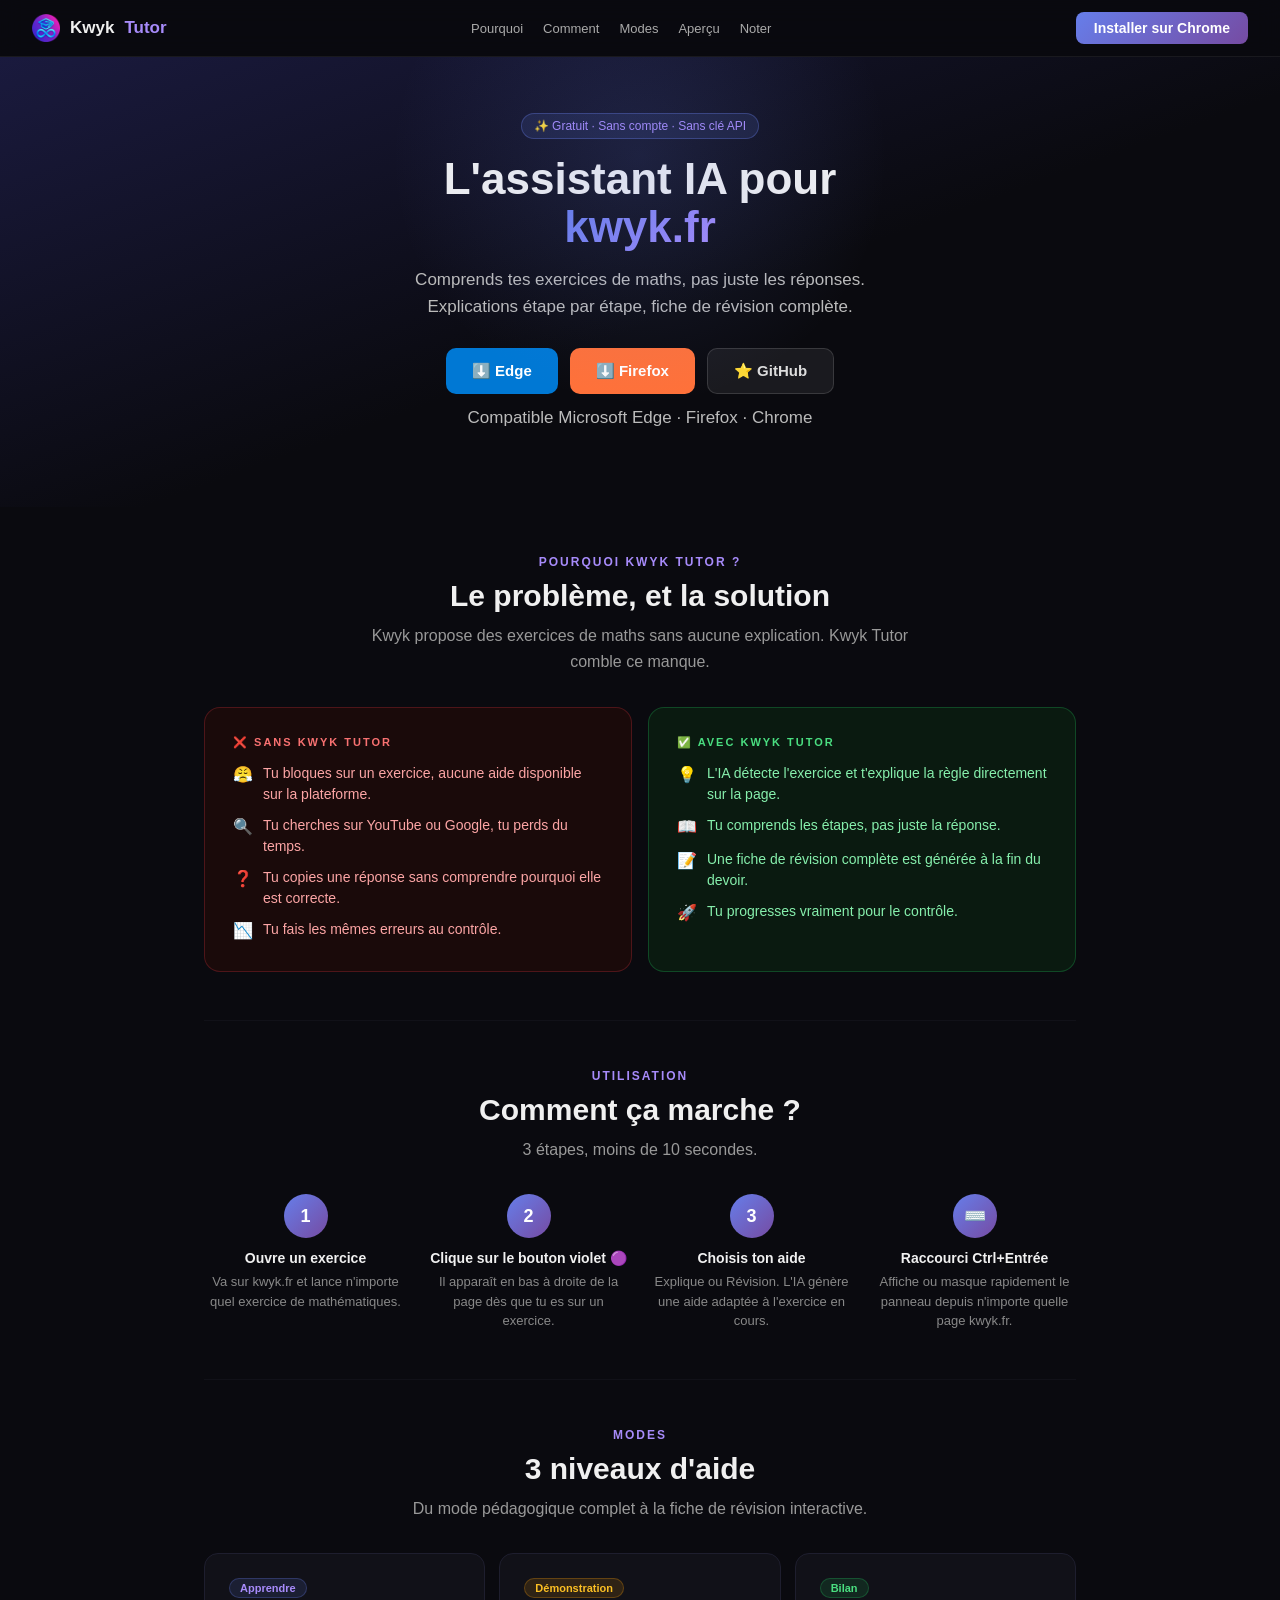
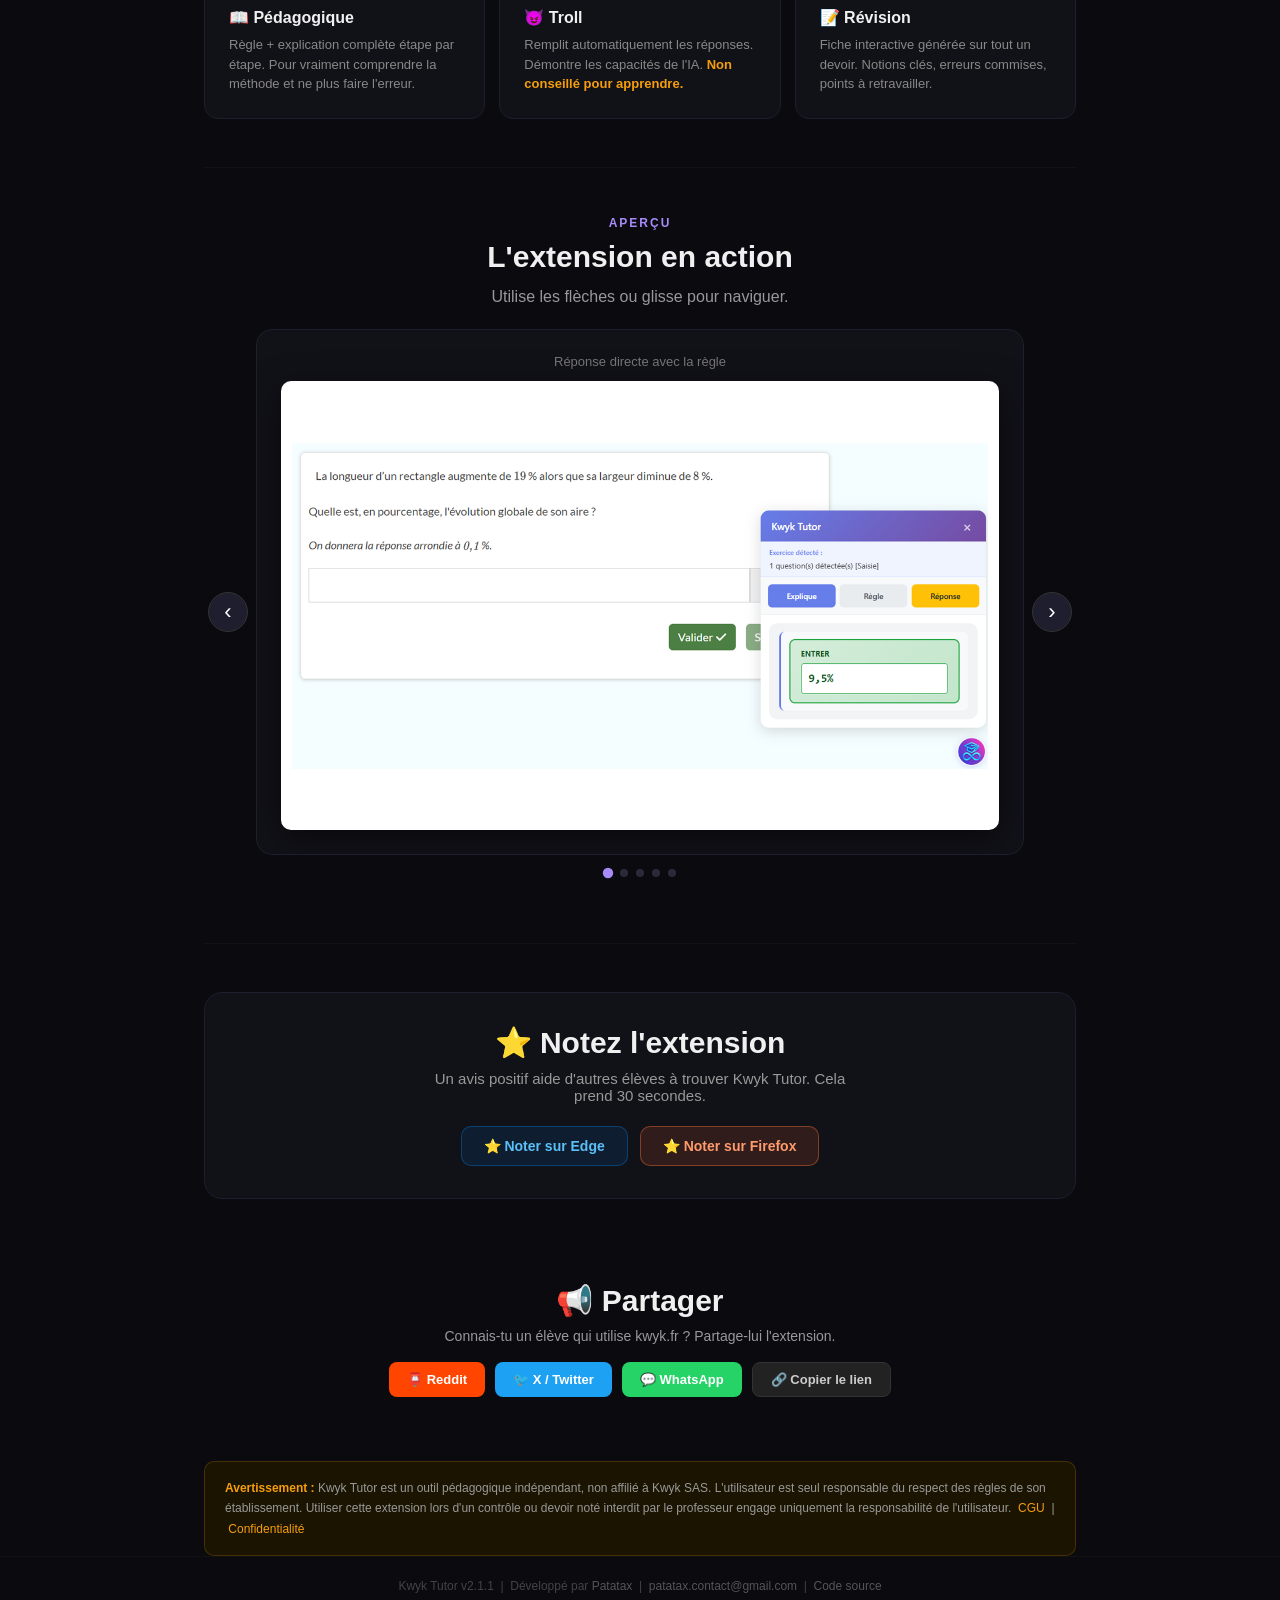
<file: docs/index.html>
<!DOCTYPE html>
<html lang="fr">
<head>
  <meta charset="UTF-8">
  <meta name="viewport" content="width=device-width, initial-scale=1.0">
  <title>Kwyk Tutor | Assistant IA</title>
  <meta name="description" content="Extension Chrome, Edge et Firefox gratuite pour kwyk.fr. Explications étape par étape et fiche de révision générés par IA. Sans compte, sans clé API.">
  <meta name="keywords" content="kwyk, kwyk.fr, extension kwyk, aide kwyk, kwyk tutor, mathematiques lycee, extension chrome kwyk, extension firefox kwyk, IA maths">
  <meta property="og:title" content="Kwyk Tutor | Assistant IA">
  <meta property="og:description" content="Extension gratuite Chrome, Edge et Firefox. Comprends tes exercices kwyk.fr grâce à l'IA.">
  <meta property="og:image" content="screenshots/02-explication-etape-par-etape.png">
  <meta property="og:url" content="https://patatax-x.github.io/kwyk-solver/">
  <meta name="twitter:card" content="summary_large_image">
  <link rel="shortcut icon" href="https://patatax-x.github.io/kwyk-solver/icon.png?v=2">
  <link rel="icon" type="image/png" sizes="128x128" href="https://patatax-x.github.io/kwyk-solver/icon.png?v=2">
  <link rel="apple-touch-icon" href="https://patatax-x.github.io/kwyk-solver/icon.png?v=2">
  <style>
    *{margin:0;padding:0;box-sizing:border-box}
    html{scroll-behavior:smooth}
    body{font-family:'Segoe UI',sans-serif;background:#0a0a0f;color:#f0f0f0}
    section[id]{scroll-margin-top:60px}
    a{color:#a78bfa;text-decoration:none}

    /* NAV */
    nav{position:sticky;top:0;z-index:100;background:#0a0a0fdd;backdrop-filter:blur(12px);border-bottom:1px solid #ffffff11;padding:12px 32px;display:flex;align-items:center;justify-content:space-between;gap:16px}
    .logo{display:flex;align-items:center;gap:10px;font-weight:800;font-size:17px}
    .logo img{width:28px;height:28px;border-radius:6px}
    .logo span{color:#a78bfa}
    .nav-links{display:flex;gap:20px;font-size:13px}
    .nav-links a{color:#aaa}
    .nav-links a:hover{color:white}
    .btn-nav{background:linear-gradient(135deg,#667eea,#764ba2);color:white;padding:8px 18px;border-radius:8px;font-size:14px;font-weight:700;white-space:nowrap}

    /* HERO */
    .hero{background:linear-gradient(160deg,#1a1a3e 0%,#0a0a0f 55%);text-align:center;padding:56px 20px 48px;position:relative;overflow:hidden}
    .hero::before{content:'';position:absolute;top:-150px;left:50%;transform:translateX(-50%);width:500px;height:500px;background:radial-gradient(circle,#667eea2a 0%,transparent 70%);pointer-events:none}
.badge{display:inline-block;background:#667eea22;border:1px solid #667eea55;color:#a78bfa;font-size:12px;padding:5px 12px;border-radius:20px;margin-bottom:16px}
    .hero h1{font-size:44px;font-weight:900;line-height:1.1;margin-bottom:14px}
    .hero h1 span{background:linear-gradient(135deg,#667eea,#a78bfa);-webkit-background-clip:text;-webkit-text-fill-color:transparent}
    .hero p{font-size:17px;color:#bbb;max-width:520px;margin:0 auto 28px;line-height:1.6}
    .hero-btns{display:flex;gap:12px;justify-content:center;flex-wrap:wrap;margin-bottom:10px}
    .hero-note{font-size:12px;color:#666;line-height:1.7}
    .hero-note a{color:#888;text-decoration:underline}
    .btn{padding:13px 26px;border-radius:10px;font-size:15px;font-weight:700;display:inline-flex;align-items:center;gap:8px;transition:transform 0.2s,box-shadow 0.2s;cursor:pointer}
    .btn:hover{transform:translateY(-2px)}
    .btn-edge{background:#0078d4;color:white}
    .btn-edge:hover{box-shadow:0 6px 24px #0078d455}
    .btn-firefox{background:#ff7139;color:white}
    .btn-firefox:hover{box-shadow:0 6px 24px #ff713955}
    .btn-ghost{background:#ffffff11;color:#ddd;border:1px solid #ffffff22}

    /* LAYOUT */
    .wrap{max-width:920px;margin:0 auto;padding:0 24px}
    section{padding:48px 0}
    .section-label{text-align:center;color:#a78bfa;font-size:12px;font-weight:700;letter-spacing:2px;text-transform:uppercase;margin-bottom:10px}
    h2{text-align:center;font-size:30px;font-weight:800;margin-bottom:10px}
    .sub{text-align:center;color:#999;font-size:16px;max-width:560px;margin:0 auto 32px;line-height:1.6}

    /* POURQUOI — problème vs solution */
    .ps-grid{display:grid;grid-template-columns:1fr 1fr;gap:16px;margin-top:8px}
    @media(max-width:600px){.ps-grid{grid-template-columns:1fr}}
    .ps-card{border-radius:16px;padding:28px}
    .ps-card.problem{background:#1a0a0a;border:1px solid #dc354544}
    .ps-card.solution{background:#0a1a10;border:1px solid #22c55e44}
    .ps-card .ps-label{font-size:11px;font-weight:700;letter-spacing:2px;text-transform:uppercase;margin-bottom:14px}
    .ps-card.problem .ps-label{color:#f87171}
    .ps-card.solution .ps-label{color:#4ade80}
    .ps-card ul{list-style:none;display:flex;flex-direction:column;gap:10px}
    .ps-card ul li{font-size:14px;line-height:1.5;display:flex;gap:10px;align-items:flex-start}
    .ps-card ul li span{flex-shrink:0;font-size:16px}
    .ps-card.problem ul li{color:#fca5a5}
    .ps-card.solution ul li{color:#86efac}

    /* COMMENT */
    .steps{display:grid;grid-template-columns:repeat(auto-fit,minmax(180px,1fr));gap:20px}
    .step{text-align:center}
    .step-num{width:44px;height:44px;border-radius:50%;background:linear-gradient(135deg,#667eea,#764ba2);color:white;font-size:18px;font-weight:800;display:flex;align-items:center;justify-content:center;margin:0 auto 12px}
    .step h3{font-size:14px;margin-bottom:6px}
    .step p{font-size:13px;color:#888;line-height:1.5}
    .chrome-note{background:#111118;border:1px solid #1e1e2e;border-radius:10px;padding:14px 18px;font-size:13px;color:#aaa;margin-top:20px;text-align:center;line-height:1.6}
    .chrome-note strong{color:#f0f0f0}

    /* MODES avec animations scroll */
    .modes-grid{display:grid;grid-template-columns:repeat(auto-fit,minmax(240px,1fr));gap:14px}
    .mode-card{background:#111118;border:1px solid #1e1e2e;border-radius:14px;padding:24px;transition:border-color 0.3s,transform 0.3s,box-shadow 0.3s;opacity:0;transform:translateY(30px)}
    .mode-card.visible{opacity:1;transform:translateY(0)}
    .mode-card:hover{border-color:#667eea66;transform:translateY(-4px);box-shadow:0 12px 32px #667eea22}
    .mode-card h3{font-size:16px;margin-bottom:8px}
    .mode-card p{font-size:13px;color:#888;line-height:1.5}
    .mode-card .mode-tag{display:inline-block;font-size:11px;font-weight:700;padding:3px 10px;border-radius:20px;margin-bottom:10px}
    .tag-peda{background:#667eea22;color:#a78bfa;border:1px solid #667eea44}
    .tag-troll{background:#f59e0b22;color:#fbbf24;border:1px solid #f59e0b44}
    .tag-revision{background:#22c55e22;color:#4ade80;border:1px solid #22c55e44}

    /* CARROUSEL */
    .carousel-outer{position:relative;padding:0 52px}
    .carousel-wrap{border-radius:16px;overflow:hidden;background:#111118;border:1px solid #1e1e2e}
    .carousel-inner{display:flex;transition:transform 0.4s cubic-bezier(.4,0,.2,1);will-change:transform}
    .slide{min-width:100%;padding:24px;display:flex;flex-direction:column;align-items:center;gap:12px}
    .slide .caption{font-size:13px;color:#777;text-align:center}
    .slide img{max-width:100%;max-height:500px;object-fit:contain;border-radius:10px;box-shadow:0 8px 32px rgba(0,0,0,0.5);display:block}
    .c-btn{position:absolute;top:50%;transform:translateY(-50%);background:#1e1e2e;border:1px solid #333;color:white;width:40px;height:40px;border-radius:50%;font-size:22px;display:flex;align-items:center;justify-content:center;cursor:pointer;transition:background 0.2s;z-index:2;user-select:none}
    .c-btn:hover{background:#2a2a3a}
    .c-prev{left:4px}
    .c-next{right:4px}
    .c-dots{display:flex;gap:8px;justify-content:center;padding:14px 0 18px}
    .dot{width:8px;height:8px;border-radius:50%;background:#2a2a3a;cursor:pointer;transition:background 0.2s,transform 0.2s}
    .dot.active{background:#a78bfa;transform:scale(1.3)}

    /* NOTER / PARTAGER */
    .rate-box{background:#111118;border:1px solid #1e1e2e;border-radius:18px;padding:32px;text-align:center}
    .rate-box p{color:#999;font-size:15px;margin:10px auto 22px;max-width:440px}
    .rate-btns{display:flex;gap:12px;justify-content:center;flex-wrap:wrap}
    .btn-rate{padding:11px 22px;border-radius:10px;font-size:14px;font-weight:700;display:inline-flex;align-items:center;gap:7px;transition:opacity 0.2s}
    .btn-rate:hover{opacity:0.8}
    .btn-rate-edge{background:#0078d422;border:1px solid #0078d466;color:#5bc0f8}
    .btn-rate-ff{background:#ff713922;border:1px solid #ff713966;color:#ff9a6c}
    .share-box{text-align:center;padding:36px 0}
    .share-box p{color:#999;font-size:14px;margin:8px 0 18px}
    .share-btns{display:flex;gap:10px;justify-content:center;flex-wrap:wrap}
    .sbtn{padding:9px 18px;border-radius:8px;font-size:13px;font-weight:700;display:inline-flex;align-items:center;gap:6px;cursor:pointer;font-family:inherit;border:none;transition:opacity 0.2s}
    .sbtn:hover{opacity:0.8}
    .s-reddit{background:#ff4500;color:white}
    .s-twitter{background:#1da1f2;color:white}
    .s-whatsapp{background:#25d366;color:white}
    .s-copy{background:#222;color:#ccc;border:1px solid #333}

    .warning{background:#1a1400;border:1px solid #f59e0b33;border-radius:10px;padding:16px 20px;font-size:12px;color:#999;line-height:1.7;margin-top:28px}
    .warning strong{color:#f59e0b}
    .warning a{color:#f59e0b}

    hr.div{border:none;border-top:1px solid #111118}
    footer{text-align:center;padding:22px;font-size:12px;color:#444;border-top:1px solid #111}
    footer a{color:#555}
    footer a:hover{color:#aaa}
  </style>

  <!-- GoatCounter tracking -->
  <script data-goatcounter="https://patatax.goatcounter.com/count"
          async src="//gc.zgo.at/count.js"></script>
</head>
<body>
<nav>
  <div class="logo">
    <img src="icon.png" alt="Kwyk Tutor" onerror="this.style.display='none'">
    Kwyk <span>Tutor</span>
  </div>
  <div class="nav-links">
    <a href="#pourquoi">Pourquoi</a>
    <a href="#comment">Comment</a>
    <a href="#modes">Modes</a>
    <a href="#apercu">Aperçu</a>
    <a href="#noter">Noter</a>
  </div>
  <a class="btn-nav" id="nav-install" href="https://microsoftedge.microsoft.com/addons/detail/kwyk-tutor/cpfjdpkkflmobgfeadjhjlecfehlkblg" target="_blank">Installer</a>
</nav>

<div class="hero">
  <div class="badge">✨ Gratuit · Sans compte · Sans clé API</div>
  <h1>L'assistant IA pour<br><span>kwyk.fr</span></h1>
  <p>Comprends tes exercices de maths, pas juste les réponses. Explications étape par étape, fiche de révision complète.</p>
  <div class="hero-btns">
    <a class="btn btn-edge" href="https://microsoftedge.microsoft.com/addons/detail/kwyk-tutor/cpfjdpkkflmobgfeadjhjlecfehlkblg" target="_blank">⬇️ Edge</a>
    <a class="btn btn-firefox" href="https://addons.mozilla.org/fr/firefox/addon/kwyk-tutor/" target="_blank">⬇️ Firefox</a>
    <a class="btn btn-ghost" href="https://github.com/Patatax-x/kwyk-solver" target="_blank">⭐ GitHub</a>
  </div>
  <p class="hero-note">Compatible Microsoft Edge · Firefox · Chrome</p>
</div>

<div class="wrap">

  <section id="pourquoi">
    <div class="section-label">Pourquoi Kwyk Tutor ?</div>
    <h2>Le problème, et la solution</h2>
    <p class="sub">Kwyk propose des exercices de maths sans aucune explication. Kwyk Tutor comble ce manque.</p>
    <div class="ps-grid">
      <div class="ps-card problem">
        <div class="ps-label">❌ Sans Kwyk Tutor</div>
        <ul>
          <li><span>😤</span>Tu bloques sur un exercice, aucune aide disponible sur la plateforme.</li>
          <li><span>🔍</span>Tu cherches sur YouTube ou Google, tu perds du temps.</li>
          <li><span>❓</span>Tu copies une réponse sans comprendre pourquoi elle est correcte.</li>
          <li><span>📉</span>Tu fais les mêmes erreurs au contrôle.</li>
        </ul>
      </div>
      <div class="ps-card solution">
        <div class="ps-label">✅ Avec Kwyk Tutor</div>
        <ul>
          <li><span>💡</span>L'IA détecte l'exercice et t'explique la règle directement sur la page.</li>
          <li><span>📖</span>Tu comprends les étapes, pas juste la réponse.</li>
          <li><span>📝</span>Une fiche de révision complète est générée à la fin du devoir.</li>
          <li><span>🚀</span>Tu progresses vraiment pour le contrôle.</li>
        </ul>
      </div>
    </div>
  </section>

  <hr class="div">

  <section id="comment">
    <div class="section-label">Utilisation</div>
    <h2>Comment ça marche ?</h2>
    <p class="sub">3 étapes, moins de 10 secondes.</p>
    <div class="steps">
      <div class="step">
        <div class="step-num">1</div>
        <h3>Ouvre un exercice</h3>
        <p>Va sur kwyk.fr et lance n'importe quel exercice de mathématiques.</p>
      </div>
      <div class="step">
        <div class="step-num">2</div>
        <h3>Clique sur le bouton violet 🟣</h3>
        <p>Il apparaît en bas à droite de la page dès que tu es sur un exercice.</p>
      </div>
      <div class="step">
        <div class="step-num">3</div>
        <h3>Choisis ton aide</h3>
        <p>Explique ou Révision. L'IA génère une aide adaptée à l'exercice en cours.</p>
      </div>
      <div class="step">
        <div class="step-num">⌨️</div>
        <h3>Raccourci Ctrl+Entrée</h3>
        <p>Affiche ou masque rapidement le panneau depuis n'importe quelle page kwyk.fr.</p>
      </div>
    </div>
  </section>

  <hr class="div">

  <section id="modes">
    <div class="section-label">Modes</div>
    <h2>3 niveaux d'aide</h2>
    <p class="sub">Du mode pédagogique complet à la fiche de révision interactive.</p>
    <div class="modes-grid">
      <div class="mode-card">
        <div class="mode-tag tag-peda">Apprendre</div>
        <h3>📖 Pédagogique</h3>
        <p>Règle + explication complète étape par étape. Pour vraiment comprendre la méthode et ne plus faire l'erreur.</p>
      </div>
      <div class="mode-card">
        <div class="mode-tag tag-troll">Démonstration</div>
        <h3>😈 Troll</h3>
        <p>Remplit automatiquement les réponses. Démontre les capacités de l'IA. <strong style="color:#f59e0b">Non conseillé pour apprendre.</strong></p>
      </div>
      <div class="mode-card">
        <div class="mode-tag tag-revision">Bilan</div>
        <h3>📝 Révision</h3>
        <p>Fiche interactive générée sur tout un devoir. Notions clés, erreurs commises, points à retravailler.</p>
      </div>
    </div>
  </section>

  <hr class="div">

  <section id="apercu">
    <div class="section-label">Aperçu</div>
    <h2>L'extension en action</h2>
    <p class="sub" style="margin-bottom:20px">Utilise les flèches ou glisse pour naviguer.</p>
    <div class="carousel-outer">
      <button class="c-btn c-prev" id="c-prev">&#8249;</button>
      <button class="c-btn c-next" id="c-next">&#8250;</button>
      <div class="carousel-wrap" id="carousel">
        <div class="carousel-inner" id="c-inner">
          <div class="slide">
            <p class="caption">Réponse directe avec la règle</p>
            <img src="screenshots/01-reponse-directe.png" alt="Kwyk Tutor réponse directe kwyk.fr">
          </div>
          <div class="slide">
            <p class="caption">Explication étape par étape</p>
            <img src="screenshots/02-explication-etape-par-etape.png" alt="Kwyk Tutor explication mathématiques lycée">
          </div>
          <div class="slide">
            <p class="caption">Sélection du mode d'aide</p>
            <img src="screenshots/03-popup-modes.png" alt="Kwyk Tutor popup sélection mode">
          </div>
          <div class="slide">
            <p class="caption">Mode Troll en action</p>
            <img src="screenshots/04-mode-troll-correct.png" alt="Kwyk Tutor mode troll">
          </div>
          <div class="slide">
            <p class="caption">Fiche de révision interactive</p>
            <img src="screenshots/5%20-%20Fiche%20r%C3%A9cap.png" alt="Kwyk Tutor fiche de révision kwyk.fr">
          </div>
        </div>
      </div>
      <div class="c-dots" id="c-dots"></div>
    </div>
  </section>

  <hr class="div">

  <section id="noter">
    <div class="rate-box">
      <h2>⭐ Notez l'extension</h2>
      <p>Un avis positif aide d'autres élèves à trouver Kwyk Tutor. Cela prend 30 secondes.</p>
      <div class="rate-btns">
        <a class="btn-rate btn-rate-edge" href="https://microsoftedge.microsoft.com/addons/detail/kwyk-tutor/cpfjdpkkflmobgfeadjhjlecfehlkblg" target="_blank">⭐ Noter sur Edge</a>
        <a class="btn-rate btn-rate-ff" href="https://addons.mozilla.org/fr/firefox/addon/kwyk-tutor/reviews/" target="_blank">⭐ Noter sur Firefox</a>
      </div>
    </div>
  </section>

  <div class="share-box">
    <h2>📢 Partager</h2>
    <p>Connais-tu un élève qui utilise kwyk.fr ? Partage-lui l'extension.</p>
    <div class="share-btns">
      <a class="sbtn s-reddit" href="https://www.reddit.com/submit?url=https://patatax-x.github.io/kwyk-solver/&title=Kwyk%20Tutor%20%7C%20Assistant%20IA%20gratuit%20pour%20kwyk.fr" target="_blank">📮 Reddit</a>
      <a class="sbtn s-twitter" href="https://twitter.com/intent/tweet?text=Kwyk%20Tutor%20%3A%20assistant%20IA%20gratuit%20pour%20comprendre%20les%20maths%20sur%20kwyk.fr%20%F0%9F%8E%93&url=https://patatax-x.github.io/kwyk-solver/" target="_blank">🐦 X / Twitter</a>
      <a class="sbtn s-whatsapp" href="https://wa.me/?text=Kwyk%20Tutor%20%3A%20extension%20IA%20gratuite%20pour%20kwyk.fr%20%F0%9F%8E%93%20https://patatax-x.github.io/kwyk-solver/" target="_blank">💬 WhatsApp</a>
      <button class="sbtn s-copy" onclick="navigator.clipboard.writeText('https://patatax-x.github.io/kwyk-solver/').then(()=>{this.textContent='✅ Copié !'});setTimeout(()=>{this.textContent='🔗 Copier le lien'},2000)">🔗 Copier le lien</button>
    </div>
  </div>

  <div class="warning">
    <strong>Avertissement :</strong> Kwyk Tutor est un outil pédagogique indépendant, non affilié à Kwyk SAS. L'utilisateur est seul responsable du respect des règles de son établissement. Utiliser cette extension lors d'un contrôle ou devoir noté interdit par le professeur engage uniquement la responsabilité de l'utilisateur.
    &nbsp;<a href="https://patatax-formulaire.notion.site/Conditions-d-Utilisation-Kwyk-Tutor-35cc3ccd8936818f8306d0374eaaf9d6">CGU</a>
    &nbsp;|&nbsp;<a href="https://patatax-formulaire.notion.site/Politique-de-Confidentialit-Kwyk-Tutor-35cc3ccd89368192a4a0de5db53f6db5">Confidentialité</a>
  </div>

</div>

<footer>
  Kwyk Tutor v2.1.1 &nbsp;|&nbsp; Développé par <a href="https://github.com/Patatax-x">Patatax</a> &nbsp;|&nbsp; <a href="mailto:patatax.contact@gmail.com">patatax.contact@gmail.com</a> &nbsp;|&nbsp; <a href="https://github.com/Patatax-x/kwyk-solver">Code source</a>
</footer>

<script>
  // Nav install button
  (function() {
    const ua = navigator.userAgent;
    const nav = document.getElementById('nav-install');
    if (ua.includes('Firefox/')) {
      nav.href = 'https://addons.mozilla.org/fr/firefox/addon/kwyk-tutor/';
      nav.textContent = 'Installer sur Firefox';
    } else {
      nav.href = 'https://microsoftedge.microsoft.com/addons/detail/kwyk-tutor/cpfjdpkkflmobgfeadjhjlecfehlkblg';
      nav.textContent = navigator.userAgent.includes('Edg/') ? 'Installer sur Edge' : 'Installer sur Chrome';
    }
  })();

  // Carrousel
  (function() {
    const inner = document.getElementById('c-inner');
    const dotsEl = document.getElementById('c-dots');
    const slides = inner.querySelectorAll('.slide');
    let cur = 0;
    const total = slides.length;

    function buildDots() {
      dotsEl.innerHTML = '';
      for (let i = 0; i < total; i++) {
        const d = document.createElement('div');
        d.className = 'dot' + (i === cur ? ' active' : '');
        d.addEventListener('click', () => goTo(i));
        dotsEl.appendChild(d);
      }
    }

    function goTo(n) {
      cur = ((n % total) + total) % total;
      inner.style.transform = 'translateX(-' + (cur * 100) + '%)';
      dotsEl.querySelectorAll('.dot').forEach((d, i) => d.classList.toggle('active', i === cur));
    }

    document.getElementById('c-prev').addEventListener('click', () => goTo(cur - 1));
    document.getElementById('c-next').addEventListener('click', () => goTo(cur + 1));

    // Touch swipe
    let sx = 0;
    inner.addEventListener('touchstart', e => { sx = e.touches[0].clientX; }, {passive: true});
    inner.addEventListener('touchend', e => {
      const diff = sx - e.changedTouches[0].clientX;
      if (Math.abs(diff) > 40) goTo(cur + (diff > 0 ? 1 : -1));
    }, {passive: true});

    // Keyboard
    document.addEventListener('keydown', e => {
      if (e.key === 'ArrowLeft') goTo(cur - 1);
      if (e.key === 'ArrowRight') goTo(cur + 1);
    });

    buildDots();
  })();

  // Scroll animations pour les mode-cards
  (function() {
    const cards = document.querySelectorAll('.mode-card');
    const observer = new IntersectionObserver((entries) => {
      entries.forEach((entry, idx) => {
        if (entry.isIntersecting) {
          setTimeout(() => {
            entry.target.style.transition = 'opacity 0.5s ease, transform 0.5s ease, border-color 0.3s, box-shadow 0.3s';
            entry.target.classList.add('visible');
          }, idx * 120);
          observer.unobserve(entry.target);
        }
      });
    }, { threshold: 0.15 });
    cards.forEach(c => observer.observe(c));
  })();
</script>

</body>
</html>
</file>
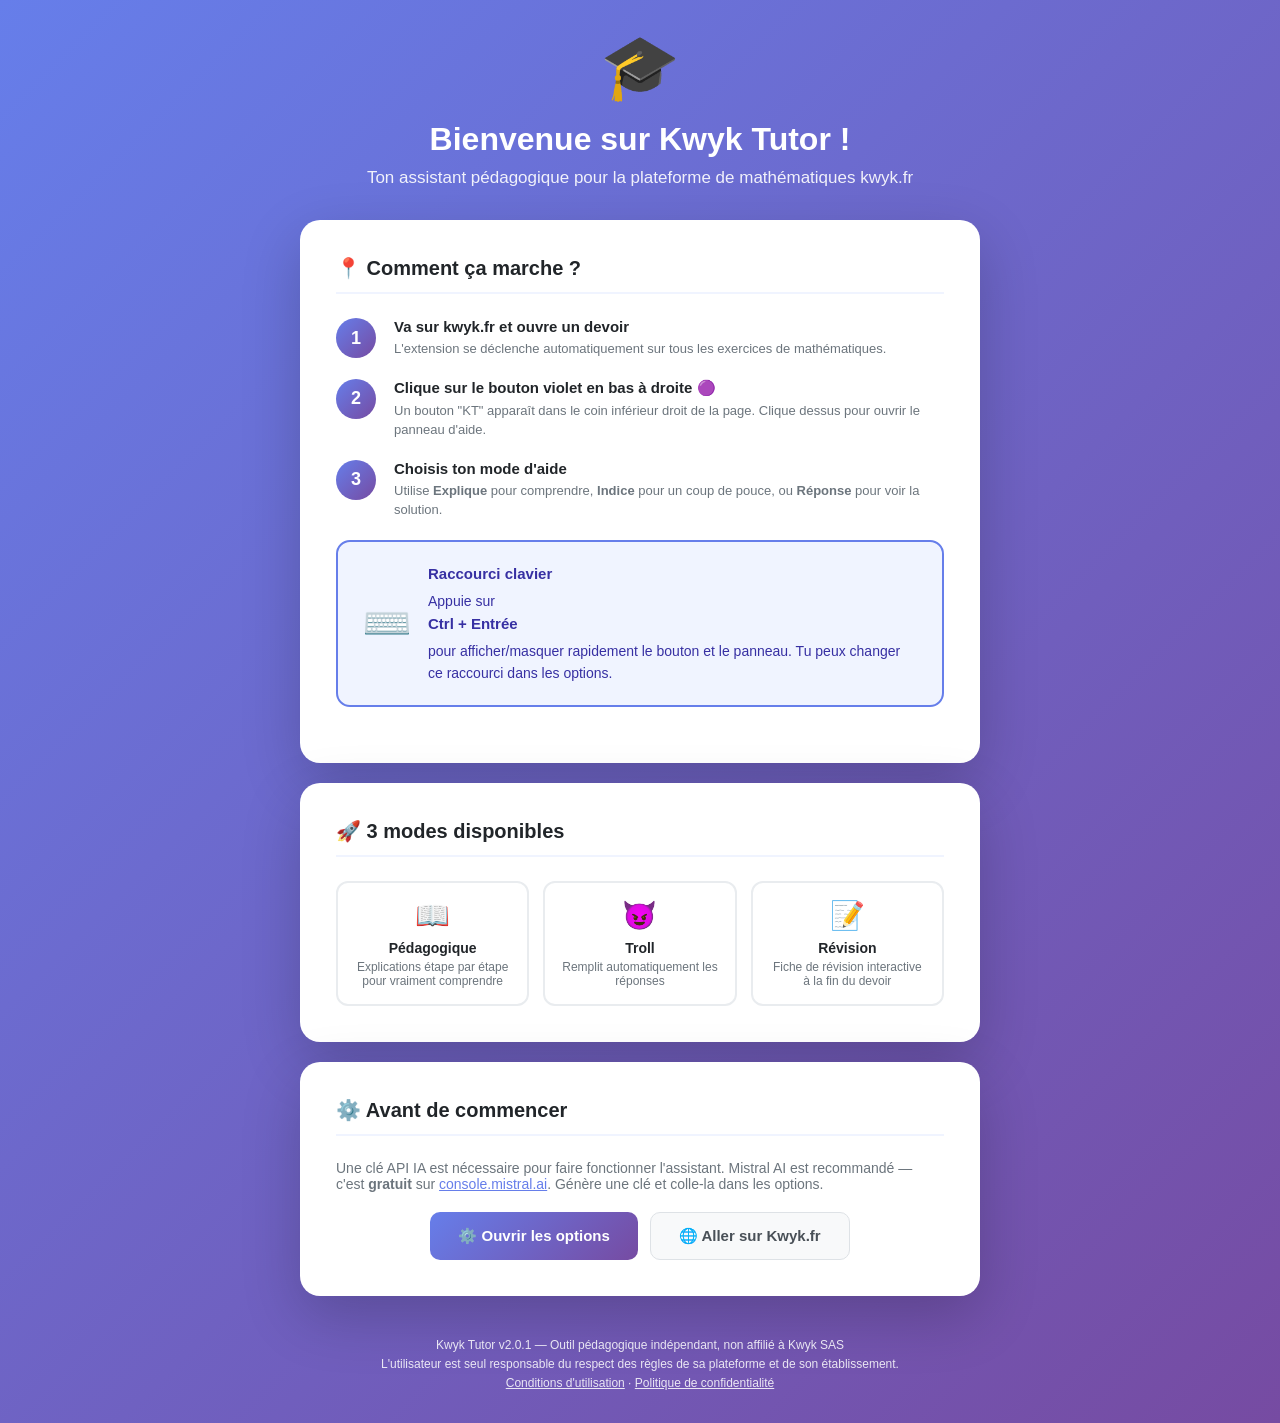
<file: KwykTutor/welcome.html>
<!DOCTYPE html>
<html lang="fr">
<head>
    <meta charset="UTF-8">
    <meta name="viewport" content="width=device-width, initial-scale=1.0">
    <title>Bienvenue sur Kwyk Tutor !</title>
    <style>
        * { margin: 0; padding: 0; box-sizing: border-box; }

        body {
            font-family: 'Segoe UI', Tahoma, Geneva, Verdana, sans-serif;
            background: linear-gradient(135deg, #667eea 0%, #764ba2 100%);
            min-height: 100vh;
            display: flex;
            flex-direction: column;
            align-items: center;
            justify-content: center;
            padding: 30px 20px;
        }

        .container {
            max-width: 680px;
            width: 100%;
        }

        .hero {
            text-align: center;
            color: white;
            margin-bottom: 32px;
        }

        .hero .emoji {
            font-size: 64px;
            display: block;
            margin-bottom: 16px;
        }

        .hero h1 {
            font-size: 32px;
            font-weight: 700;
            margin-bottom: 10px;
        }

        .hero p {
            font-size: 17px;
            opacity: 0.9;
        }

        .card {
            background: white;
            border-radius: 20px;
            padding: 36px;
            margin-bottom: 20px;
            box-shadow: 0 20px 60px rgba(0,0,0,0.2);
        }

        .card h2 {
            font-size: 20px;
            color: #212529;
            margin-bottom: 24px;
            padding-bottom: 12px;
            border-bottom: 2px solid #f0f4ff;
        }

        .steps {
            display: flex;
            flex-direction: column;
            gap: 20px;
        }

        .step {
            display: flex;
            align-items: flex-start;
            gap: 18px;
        }

        .step-num {
            width: 40px;
            height: 40px;
            border-radius: 50%;
            background: linear-gradient(135deg, #667eea, #764ba2);
            color: white;
            font-size: 18px;
            font-weight: 700;
            display: flex;
            align-items: center;
            justify-content: center;
            flex-shrink: 0;
        }

        .step-content h3 {
            font-size: 15px;
            color: #212529;
            margin-bottom: 4px;
        }

        .step-content p {
            font-size: 13px;
            color: #6c757d;
            line-height: 1.5;
        }

        .highlight-box {
            background: #f0f4ff;
            border: 2px solid #667eea;
            border-radius: 14px;
            padding: 20px 24px;
            margin: 20px 0;
            display: flex;
            align-items: center;
            gap: 16px;
        }

        .highlight-box .icon {
            font-size: 40px;
            flex-shrink: 0;
        }

        .highlight-box p {
            font-size: 14px;
            color: #3730a3;
            line-height: 1.6;
        }

        .highlight-box strong {
            display: block;
            font-size: 15px;
            margin-bottom: 4px;
        }

        .btn-row {
            display: flex;
            gap: 12px;
            justify-content: center;
            flex-wrap: wrap;
        }

        .btn {
            padding: 14px 28px;
            border: none;
            border-radius: 10px;
            font-size: 15px;
            font-weight: 600;
            cursor: pointer;
            text-decoration: none;
            display: inline-flex;
            align-items: center;
            gap: 8px;
            transition: all 0.2s;
        }

        .btn-primary {
            background: linear-gradient(135deg, #667eea, #764ba2);
            color: white;
        }

        .btn-primary:hover {
            box-shadow: 0 6px 20px rgba(102,126,234,0.5);
            transform: translateY(-2px);
        }

        .btn-secondary {
            background: #f8f9fa;
            color: #495057;
            border: 1px solid #dee2e6;
        }

        .btn-secondary:hover {
            background: #e9ecef;
        }

        .modes {
            display: grid;
            grid-template-columns: 1fr 1fr 1fr;
            gap: 14px;
            margin-top: 4px;
        }

        .mode-card {
            border: 2px solid #e9ecef;
            border-radius: 12px;
            padding: 16px;
            text-align: center;
        }

        .mode-card .mode-icon {
            font-size: 28px;
            display: block;
            margin-bottom: 8px;
        }

        .mode-card h4 {
            font-size: 14px;
            color: #212529;
            margin-bottom: 4px;
        }

        .mode-card p {
            font-size: 12px;
            color: #6c757d;
        }
    </style>
</head>
<body>
    <div class="container">
        <div class="hero">
            <span class="emoji">🎓</span>
            <h1>Bienvenue sur Kwyk Tutor !</h1>
            <p>Ton assistant pédagogique pour la plateforme de mathématiques kwyk.fr</p>
        </div>

        <div class="card">
            <h2>📍 Comment ça marche ?</h2>
            <div class="steps">
                <div class="step">
                    <div class="step-num">1</div>
                    <div class="step-content">
                        <h3>Va sur kwyk.fr et ouvre un devoir</h3>
                        <p>L'extension se déclenche automatiquement sur tous les exercices de mathématiques.</p>
                    </div>
                </div>
                <div class="step">
                    <div class="step-num">2</div>
                    <div class="step-content">
                        <h3>Clique sur le bouton violet en bas à droite 🟣</h3>
                        <p>Un bouton "KT" apparaît dans le coin inférieur droit de la page. Clique dessus pour ouvrir le panneau d'aide.</p>
                    </div>
                </div>
                <div class="step">
                    <div class="step-num">3</div>
                    <div class="step-content">
                        <h3>Choisis ton mode d'aide</h3>
                        <p>Utilise <strong>Explique</strong> pour comprendre, <strong>Indice</strong> pour un coup de pouce, ou <strong>Réponse</strong> pour voir la solution.</p>
                    </div>
                </div>
            </div>

            <div class="highlight-box">
                <span class="icon">⌨️</span>
                <p>
                    <strong>Raccourci clavier</strong>
                    Appuie sur <strong>Ctrl + Entrée</strong> pour afficher/masquer rapidement le bouton et le panneau.
                    Tu peux changer ce raccourci dans les options.
                </p>
            </div>
        </div>

        <div class="card">
            <h2>🚀 3 modes disponibles</h2>
            <div class="modes">
                <div class="mode-card">
                    <span class="mode-icon">📖</span>
                    <h4>Pédagogique</h4>
                    <p>Explications étape par étape pour vraiment comprendre</p>
                </div>
                <div class="mode-card">
                    <span class="mode-icon">😈</span>
                    <h4>Troll</h4>
                    <p>Remplit automatiquement les réponses</p>
                </div>
                <div class="mode-card">
                    <span class="mode-icon">📝</span>
                    <h4>Révision</h4>
                    <p>Fiche de révision interactive à la fin du devoir</p>
                </div>
            </div>
        </div>

        <div class="card">
            <h2>⚙️ Avant de commencer</h2>
            <p style="font-size: 14px; color: #6c757d; margin-bottom: 20px;">
                Une clé API IA est nécessaire pour faire fonctionner l'assistant. Mistral AI est recommandé — c'est <strong>gratuit</strong> sur
                <a href="https://console.mistral.ai/" target="_blank" style="color: #667eea;">console.mistral.ai</a>.
                Génère une clé et colle-la dans les options.
            </p>
            <div class="btn-row">
                <button class="btn btn-primary" id="btn-options">⚙️ Ouvrir les options</button>
                <a href="https://www.kwyk.fr" target="_blank" class="btn btn-secondary">🌐 Aller sur Kwyk.fr</a>
            </div>
        </div>
    </div>

    <div style="text-align:center;color:white;font-size:12px;opacity:0.85;margin-top:20px;padding:0 10px;line-height:1.6;">
        Kwyk Tutor v2.0.1 — Outil pédagogique indépendant, non affilié à Kwyk SAS<br>
        L'utilisateur est seul responsable du respect des règles de sa plateforme et de son établissement.<br>
        <a href="https://patatax-formulaire.notion.site/Conditions-d-Utilisation-Kwyk-Tutor-35cc3ccd8936818f8306d0374eaaf9d6" target="_blank" style="color:white;text-decoration:underline;">Conditions d'utilisation</a> · <a href="https://patatax-formulaire.notion.site/Politique-de-Confidentialit-Kwyk-Tutor-35cc3ccd89368192a4a0de5db53f6db5" target="_blank" style="color:white;text-decoration:underline;">Politique de confidentialité</a>
    </div>

    <script src="welcome.js"></script>
</body>
</html>
</file>
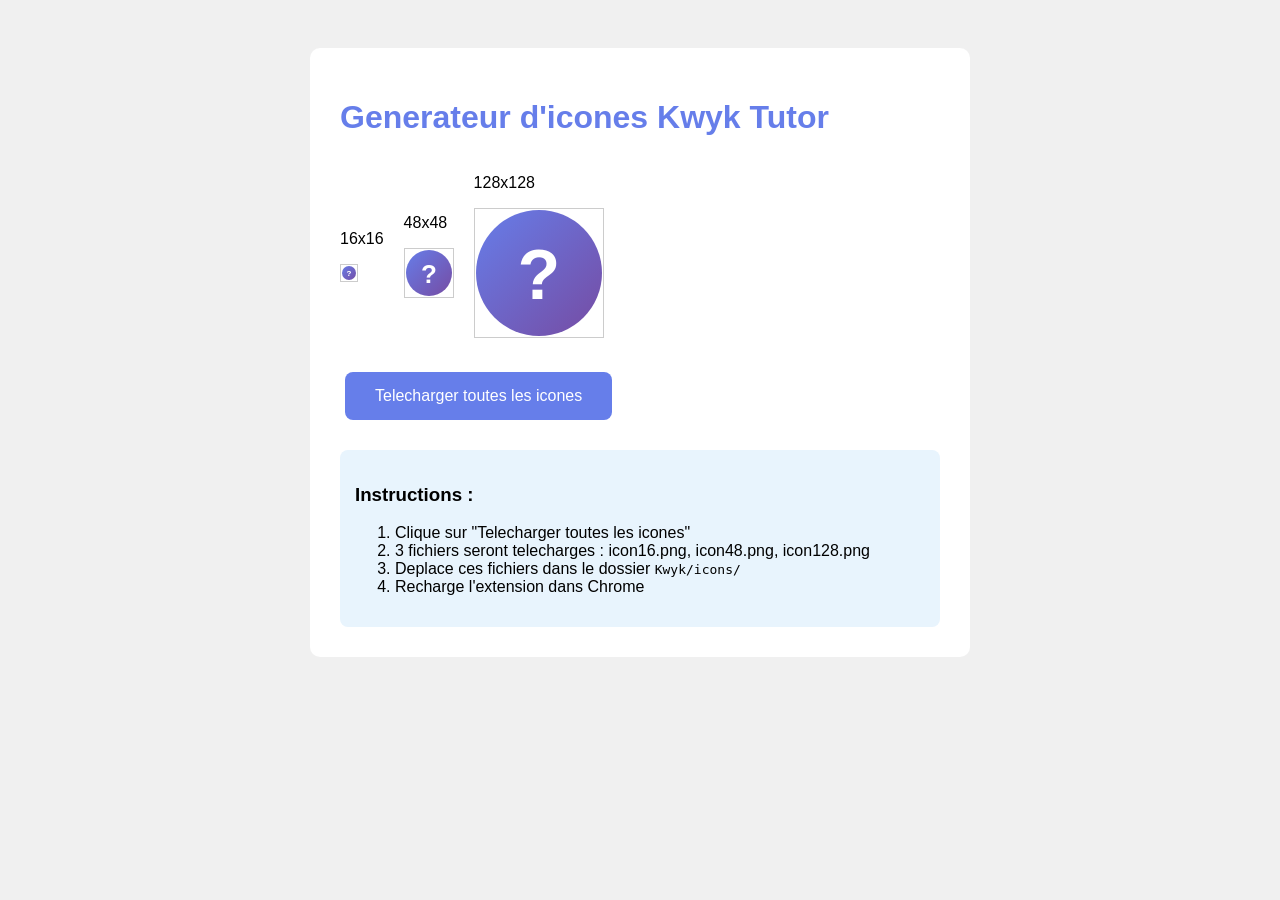
<file: KwykTutor/icons/create-icons.html>
<!DOCTYPE html>
<html>
<head>
    <title>Creer les icones Kwyk Tutor</title>
    <style>
        body { font-family: Arial; padding: 40px; background: #f0f0f0; }
        .container { max-width: 600px; margin: 0 auto; background: white; padding: 30px; border-radius: 10px; }
        h1 { color: #667eea; }
        .preview { display: flex; gap: 20px; align-items: center; margin: 20px 0; }
        canvas { border: 1px solid #ccc; }
        button { background: #667eea; color: white; border: none; padding: 15px 30px; border-radius: 8px; cursor: pointer; font-size: 16px; margin: 10px 5px; }
        button:hover { background: #764ba2; }
        .instructions { background: #e8f4fd; padding: 15px; border-radius: 8px; margin-top: 20px; }
        .success { background: #d4edda; color: #155724; padding: 10px; border-radius: 5px; margin-top: 10px; display: none; }
    </style>
</head>
<body>
    <div class="container">
        <h1>Generateur d'icones Kwyk Tutor</h1>

        <div class="preview">
            <div>
                <p>16x16</p>
                <canvas id="c16" width="16" height="16"></canvas>
            </div>
            <div>
                <p>48x48</p>
                <canvas id="c48" width="48" height="48"></canvas>
            </div>
            <div>
                <p>128x128</p>
                <canvas id="c128" width="128" height="128"></canvas>
            </div>
        </div>

        <button onclick="downloadAll()">Telecharger toutes les icones</button>

        <div class="success" id="success">
            Icones telechargees ! Place-les dans le dossier icons/ de l'extension.
        </div>

        <div class="instructions">
            <h3>Instructions :</h3>
            <ol>
                <li>Clique sur "Telecharger toutes les icones"</li>
                <li>3 fichiers seront telecharges : icon16.png, icon48.png, icon128.png</li>
                <li>Deplace ces fichiers dans le dossier <code>Kwyk/icons/</code></li>
                <li>Recharge l'extension dans Chrome</li>
            </ol>
        </div>
    </div>

    <script>
        function drawIcon(canvas, size) {
            const ctx = canvas.getContext('2d');

            // Fond degrade violet
            const gradient = ctx.createLinearGradient(0, 0, size, size);
            gradient.addColorStop(0, '#667eea');
            gradient.addColorStop(1, '#764ba2');

            // Cercle
            ctx.beginPath();
            ctx.arc(size/2, size/2, size/2 - 1, 0, Math.PI * 2);
            ctx.fillStyle = gradient;
            ctx.fill();

            // Point d'interrogation blanc
            ctx.fillStyle = 'white';
            ctx.font = `bold ${Math.floor(size * 0.55)}px Arial`;
            ctx.textAlign = 'center';
            ctx.textBaseline = 'middle';
            ctx.fillText('?', size/2, size/2 + size*0.05);
        }

        function download(canvas, filename) {
            const link = document.createElement('a');
            link.download = filename;
            link.href = canvas.toDataURL('image/png');
            link.click();
        }

        function downloadAll() {
            download(document.getElementById('c16'), 'icon16.png');
            setTimeout(() => download(document.getElementById('c48'), 'icon48.png'), 100);
            setTimeout(() => download(document.getElementById('c128'), 'icon128.png'), 200);
            document.getElementById('success').style.display = 'block';
        }

        // Dessiner au chargement
        drawIcon(document.getElementById('c16'), 16);
        drawIcon(document.getElementById('c48'), 48);
        drawIcon(document.getElementById('c128'), 128);
    </script>
</body>
</html>
</file>
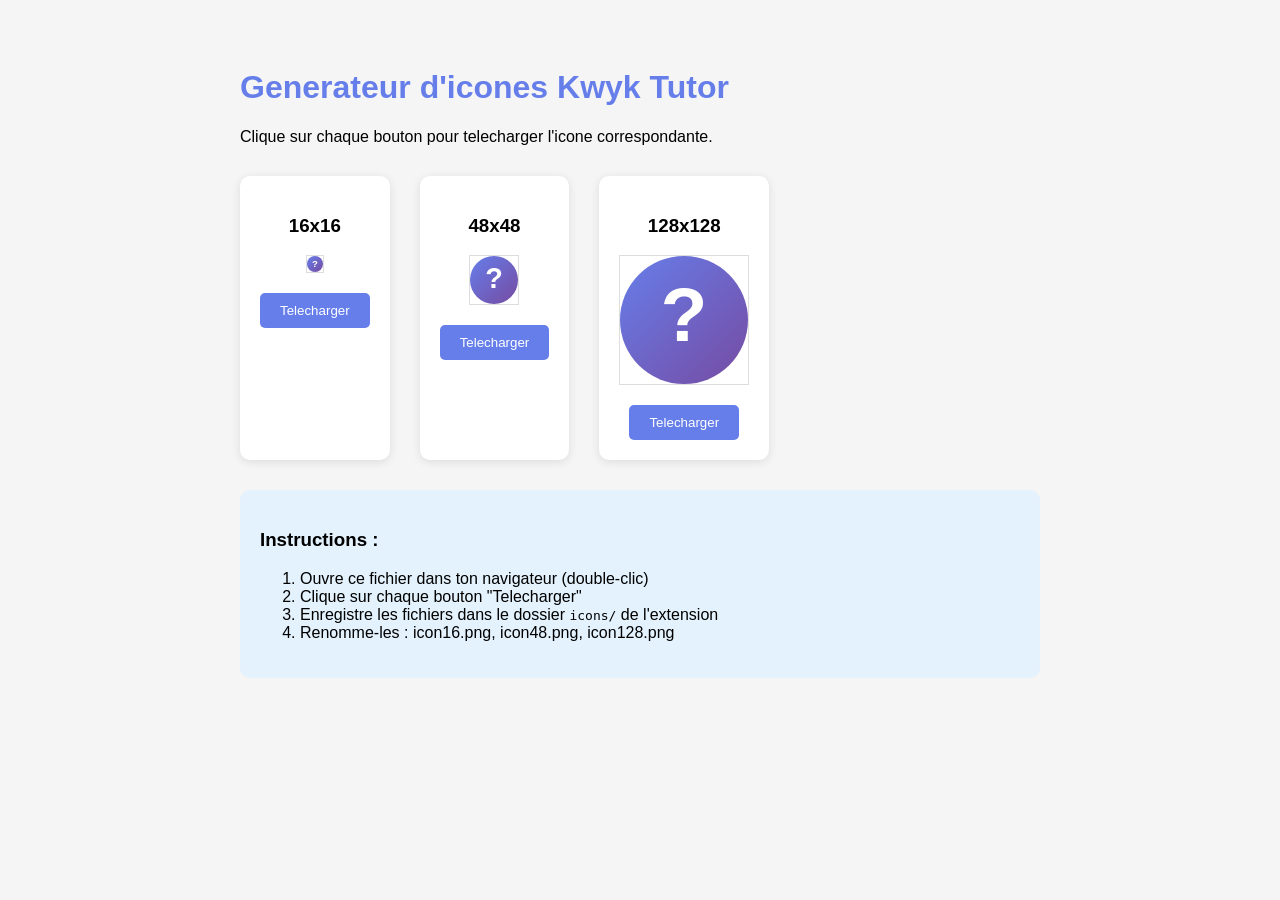
<file: KwykTutor/icons/generate-icons.html>
<!DOCTYPE html>
<html>
<head>
    <title>Generateur d'icones Kwyk Tutor</title>
    <style>
        body {
            font-family: Arial, sans-serif;
            padding: 40px;
            background: #f5f5f5;
        }
        .container {
            max-width: 800px;
            margin: 0 auto;
        }
        h1 {
            color: #667eea;
        }
        .icons {
            display: flex;
            gap: 30px;
            margin: 30px 0;
            flex-wrap: wrap;
        }
        .icon-box {
            background: white;
            padding: 20px;
            border-radius: 10px;
            text-align: center;
            box-shadow: 0 2px 10px rgba(0,0,0,0.1);
        }
        canvas {
            display: block;
            margin: 10px auto;
            border: 1px solid #ddd;
        }
        .download-btn {
            background: #667eea;
            color: white;
            border: none;
            padding: 10px 20px;
            border-radius: 5px;
            cursor: pointer;
            margin-top: 10px;
        }
        .download-btn:hover {
            background: #764ba2;
        }
        .instructions {
            background: #e3f2fd;
            padding: 20px;
            border-radius: 10px;
            margin-top: 30px;
        }
    </style>
</head>
<body>
    <div class="container">
        <h1>Generateur d'icones Kwyk Tutor</h1>
        <p>Clique sur chaque bouton pour telecharger l'icone correspondante.</p>

        <div class="icons">
            <div class="icon-box">
                <h3>16x16</h3>
                <canvas id="icon16" width="16" height="16"></canvas>
                <button class="download-btn" onclick="download('icon16', 16)">Telecharger</button>
            </div>
            <div class="icon-box">
                <h3>48x48</h3>
                <canvas id="icon48" width="48" height="48"></canvas>
                <button class="download-btn" onclick="download('icon48', 48)">Telecharger</button>
            </div>
            <div class="icon-box">
                <h3>128x128</h3>
                <canvas id="icon128" width="128" height="128"></canvas>
                <button class="download-btn" onclick="download('icon128', 128)">Telecharger</button>
            </div>
        </div>

        <div class="instructions">
            <h3>Instructions :</h3>
            <ol>
                <li>Ouvre ce fichier dans ton navigateur (double-clic)</li>
                <li>Clique sur chaque bouton "Telecharger"</li>
                <li>Enregistre les fichiers dans le dossier <code>icons/</code> de l'extension</li>
                <li>Renomme-les : icon16.png, icon48.png, icon128.png</li>
            </ol>
        </div>
    </div>

    <script>
        // Dessine l'icone sur un canvas
        function drawIcon(canvasId, size) {
            const canvas = document.getElementById(canvasId);
            const ctx = canvas.getContext('2d');

            // Fond degrade
            const gradient = ctx.createLinearGradient(0, 0, size, size);
            gradient.addColorStop(0, '#667eea');
            gradient.addColorStop(1, '#764ba2');

            // Cercle de fond
            ctx.fillStyle = gradient;
            ctx.beginPath();
            ctx.arc(size/2, size/2, size/2, 0, Math.PI * 2);
            ctx.fill();

            // Point d'interrogation
            ctx.fillStyle = 'white';
            ctx.font = `bold ${size * 0.6}px Arial`;
            ctx.textAlign = 'center';
            ctx.textBaseline = 'middle';
            ctx.fillText('?', size/2, size/2);
        }

        // Telecharger l'icone
        function download(canvasId, size) {
            const canvas = document.getElementById(canvasId);
            const link = document.createElement('a');
            link.download = `icon${size}.png`;
            link.href = canvas.toDataURL('image/png');
            link.click();
        }

        // Dessiner toutes les icones au chargement
        drawIcon('icon16', 16);
        drawIcon('icon48', 48);
        drawIcon('icon128', 128);
    </script>
</body>
</html>
</file>
